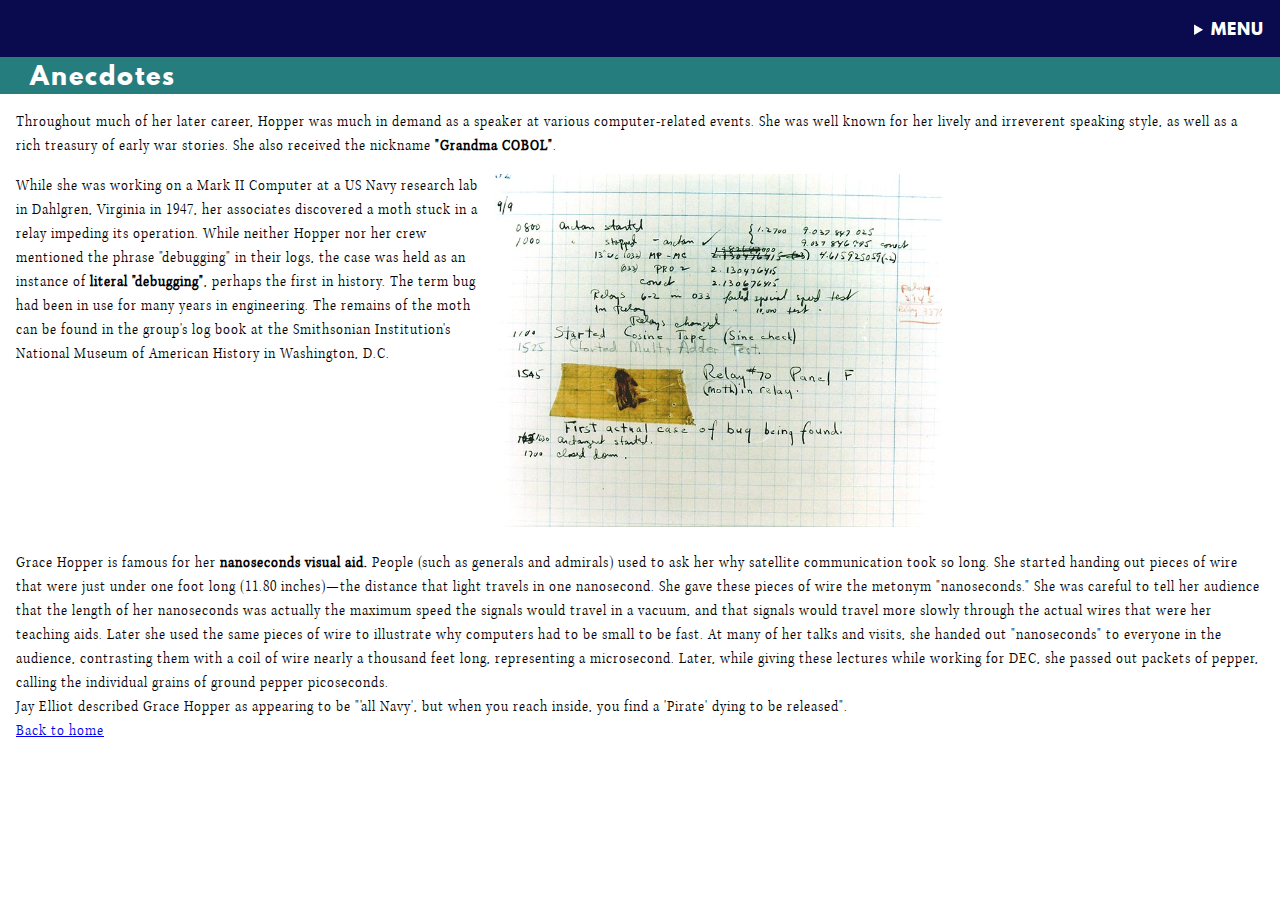
<file: anecdotes.html>
<!doctype html>
<html lang="en">
<head>
  <meta charset="utf-8">

  <link rel="stylesheet" href="css/screen.css">

  <meta name="viewport" content="width=device-width, initial-scale=1">
  <meta name="MobileOptimized" content="width">
  <meta name="HandheldFriendly" content="true">

  <title>Grace Hopper</title>
</head>

<body>

  <nav>
    <h3 class="visuallyhidden">Menu</h3>
    <details>
      <summary>Menu</summary>
      <ol>
        <li><a href="earlylife.html">Early Life</a></li>
        <li><a href="career.html">Career</a></li>
        <li><a href="anecdotes.html">Anecdotes</a></li>
        <li><a href="death-retirement.html">Death & Retirement </a></li>
        <li><a href="awards.html">Awards</a></li>
        <li><a href="recognition.html">Recognition</a></li>
        <li><a href="death-retirement.html">Obituary Notices</a></li>
        <li><a href="index.html">See also</a></li>
      </ol>
    </details>
  </nav>

  <section id="anecdotes">
    <h2>Anecdotes</h2>
    <div class="text">
      Throughout much of her later career, Hopper was much in demand as a speaker at various computer-related events. She was well known for her lively and irreverent speaking style, as well as a rich treasury of early war stories. She also received the nickname <b>"Grandma COBOL"</b>. <br>

      <div class="stacked">
        <ul class="cols">
      <li class="col" id="debugging-text"> While she was working on a Mark II Computer at a US Navy research lab in Dahlgren, Virginia in 1947, her associates discovered a moth stuck in a relay impeding its operation. While neither Hopper nor her crew mentioned the phrase "debugging" in their logs, the case was held as an instance of <b>literal "debugging"</b>, perhaps the first in history. The term bug had been in use for many years in engineering. The remains of the moth can be found in the group's log book at the Smithsonian Institution's National Museum of American History in Washington, D.C.<br></li>

      <li class="col" id="debugging-pic"><img src="img/debugging.jpg" alt="Hopper's Actual Bug"></li>
    </ul>
  </div>

      Grace Hopper is famous for her <b>nanoseconds visual aid.</b> People (such as generals and admirals) used to ask her why satellite communication took so long. She started handing out pieces of wire that were just under one foot long (11.80 inches)—the distance that light travels in one nanosecond. She gave these pieces of wire the metonym "nanoseconds." She was careful to tell her audience that the length of her nanoseconds was actually the maximum speed the signals would travel in a vacuum, and that signals would travel more slowly through the actual wires that were her teaching aids. Later she used the same pieces of wire to illustrate why computers had to be small to be fast. At many of her talks and visits, she handed out "nanoseconds" to everyone in the audience, contrasting them with a coil of wire nearly a thousand feet long, representing a microsecond. Later, while giving these lectures while working for DEC, she passed out packets of pepper, calling the individual grains of ground pepper picoseconds.<br>

      Jay Elliot described Grace Hopper as appearing to be "'all Navy', but when you reach inside, you find a 'Pirate' dying to be released". <br>
      <a href="index.html">Back to home</a>
    </div>
  </section>

</body>
</file>
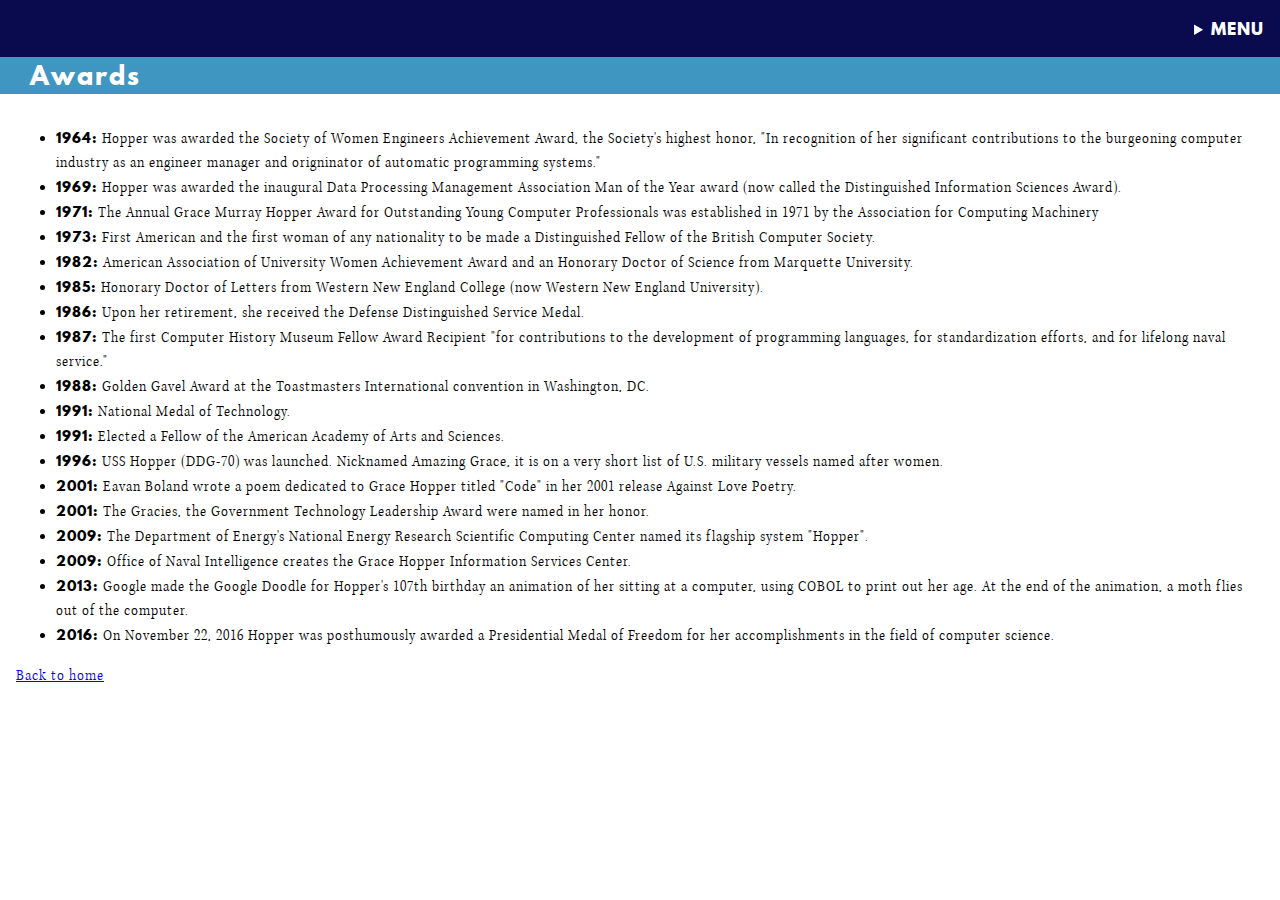
<file: awards.html>
<!doctype html>
<html lang="en">
<head>
  <meta charset="utf-8">

  <link rel="stylesheet" href="css/screen.css">

  <meta name="viewport" content="width=device-width, initial-scale=1">
  <meta name="MobileOptimized" content="width">
  <meta name="HandheldFriendly" content="true">

  <title>Grace Hopper</title>
</head>

<body>

  <nav>
    <h3 class="visuallyhidden">Menu</h3>
    <details>
      <summary>Menu</summary>
      <ol>
        <li><a href="earlylife.html">Early Life</a></li>
        <li><a href="career.html">Career</a></li>
        <li><a href="anecdotes.html">Anecdotes</a></li>
        <li><a href="death-retirement.html">Death & Retirement </a></li>
        <li><a href="awards.html">Awards</a></li>
        <li><a href="recognition.html">Recognition</a></li>
        <li><a href="death-retirement.html">Obituary Notices</a></li>
        <li><a href="index.html">See also</a></li>
      </ol>
    </details>
  </nav>
  
  
<section id="awards">
  <h2>Awards</h2>
  <div class="text">
    <ul>
      <li><b>1964:</b> Hopper was awarded the Society of Women Engineers Achievement Award, the Society's highest honor, "In recognition of her significant contributions to the burgeoning computer industry as an engineer manager and origninator of automatic programming systems."</li>
      <li><b>1969:</b> Hopper was awarded the inaugural Data Processing Management Association Man of the Year award (now called the Distinguished Information Sciences Award). </li>
      <li><b>1971:</b> The Annual Grace Murray Hopper Award for Outstanding Young Computer Professionals was established in 1971 by the Association for Computing Machinery</li>
      <li><b>1973:</b> First American and the first woman of any nationality to be made a Distinguished Fellow of the British Computer Society.</li>
      <li><b>1982:</b> American Association of University Women Achievement Award and an Honorary Doctor of Science from Marquette University. </li>
      <li><b>1985:</b> Honorary Doctor of Letters from Western New England College (now Western New England University).</li>
      <li><b>1986:</b> Upon her retirement, she received the Defense Distinguished Service Medal. </li>
      <li><b>1987:</b> The first Computer History Museum Fellow Award Recipient "for contributions to the development of programming languages, for standardization efforts, and for lifelong naval service."</li>
      <li><b>1988:</b> Golden Gavel Award at the Toastmasters International convention in Washington, DC.</li>
      <li><b>1991:</b> National Medal of Technology. </li>
      <li><b>1991:</b> Elected a Fellow of the American Academy of Arts and Sciences. </li>
      <li><b>1996:</b> USS Hopper (DDG-70) was launched. Nicknamed Amazing Grace, it is on a very short list of U.S. military vessels named after women.</li>
      <li><b>2001:</b> Eavan Boland wrote a poem dedicated to Grace Hopper titled "Code" in her 2001 release Against Love Poetry. </li>
      <li><b>2001:</b> The Gracies, the Government Technology Leadership Award were named in her honor.</li>
      <li><b>2009:</b> The Department of Energy's National Energy Research Scientific Computing Center named its flagship system "Hopper".</li>
      <li><b>2009:</b> Office of Naval Intelligence creates the Grace Hopper Information Services Center.</li>
      <li><b>2013:</b> Google made the Google Doodle for Hopper's 107th birthday an animation of her sitting at a computer, using COBOL to print out her age. At the end of the animation, a moth flies out of the computer.</li>
      <li><b>2016:</b> On November 22, 2016 Hopper was posthumously awarded a Presidential Medal of Freedom for her accomplishments in the field of computer science.</li>
    </ul>
    <a href=index.html>Back to home</a>
  </div>
</section>

</body>
</file>
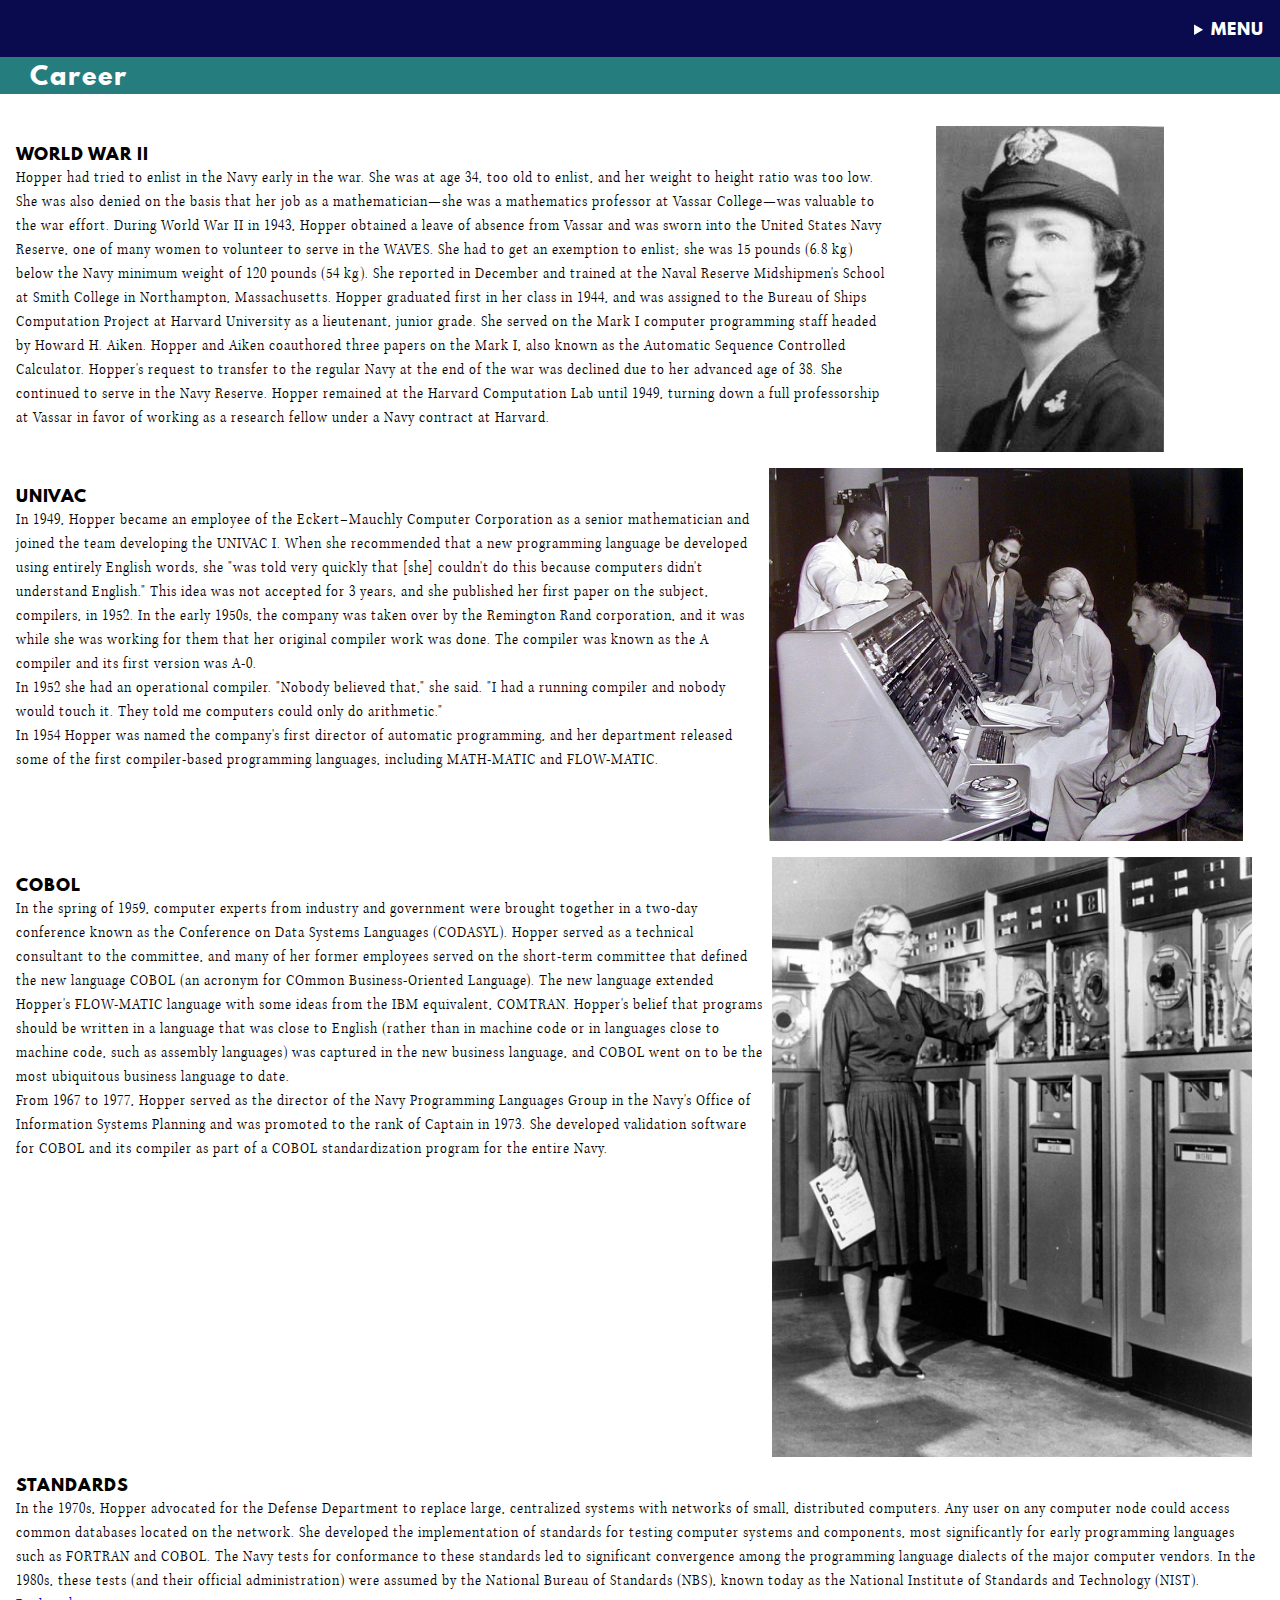
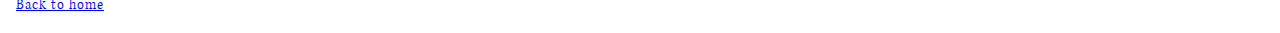
<file: career.html>
<!doctype html>
<html lang="en">
<head>
  <meta charset="utf-8">

  <link rel="stylesheet" href="css/screen.css">

  <meta name="viewport" content="width=device-width, initial-scale=1">
  <meta name="MobileOptimized" content="width">
  <meta name="HandheldFriendly" content="true">

  <title>Grace Hopper</title>
</head>

<body>

  <nav>
    <h3 class="visuallyhidden">Menu</h3>
    <details>
      <summary>Menu</summary>
      <ol>
        <li><a href="earlylife.html">Early Life</a></li>
        <li><a href="career.html">Career</a></li>
        <li><a href="anecdotes.html">Anecdotes</a></li>
        <li><a href="death-retirement.html">Death & Retirement </a></li>
        <li><a href="awards.html">Awards</a></li>
        <li><a href="recognition.html">Recognition</a></li>
        <li><a href="death-retirement.html">Obituary Notices</a></li>
        <li><a href="index.html">See also</a></li>
      </ol>
    </details>
  </nav>

    <section id="career">
      <h2>Career</h2>
      <div class="text">
        <h2 class="visuallyhidden">Careers</h2>
      <div class="stacked">
        <ul class="cols">
          <li class="col" id="ww1-text">
              <h4>World War II</h4>
              Hopper had tried to enlist in the Navy early in the war. She was at age 34, too old to enlist, and her weight to height ratio was too low. She was also denied on the basis that her job as a mathematician—​​she was a mathematics professor at Vassar College—​​was valuable to the war effort. During World War II in 1943, Hopper obtained a leave of absence from Vassar and was sworn into the United States Navy Reserve, one of many women to volunteer to serve in the WAVES. She had to get an exemption to enlist; she was 15 pounds (6.8 kg) below the Navy minimum weight of 120 pounds (54 kg). She reported in December and trained at the Naval Reserve Midshipmen's School at Smith College in Northampton, Massachusetts. Hopper graduated first in her class in 1944, and was assigned to the Bureau of Ships Computation Project at Harvard University as a lieutenant, junior grade. She served on the Mark I computer programming staff headed by Howard H. Aiken. Hopper and Aiken coauthored three papers on the Mark I, also known as the Automatic Sequence Controlled Calculator. Hopper's request to transfer to the regular Navy at the end of the war was declined due to her advanced age of 38. She continued to serve in the Navy Reserve. Hopper remained at the Harvard Computation Lab until 1949, turning down a full professorship at Vassar in favor of working as a research fellow under a Navy contract at Harvard. <br> </li>

              <li class="col" id="ww1-pic"><img src="img/ww2-grace.jpg" alt="Hopper in WWII uniform"></li>
            </ul>

            <ul class="cols">
              <li class="col" id="univac-text"><h4>UNIVAC</h4>
                In 1949, Hopper became an employee of the Eckert–Mauchly Computer Corporation as a senior mathematician and joined the team developing the UNIVAC I. When she recommended that a new programming language be developed using entirely English words, she "was told very quickly that [she] couldn't do this because computers didn't understand English." This idea was not accepted for 3 years, and she published her first paper on the subject, compilers, in 1952. In the early 1950s, the company was taken over by the Remington Rand corporation, and it was while she was working for them that her original compiler work was done. The compiler was known as the A compiler and its first version was A-0.<br>

                In 1952 she had an operational compiler. "Nobody believed that," she said. "I had a running compiler and nobody would touch it. They told me computers could only do arithmetic."<br>

                In 1954 Hopper was named the company's first director of automatic programming, and her department released some of the first compiler-based programming languages, including MATH-MATIC and FLOW-MATIC.<br> </li>

                <li class="col" id="univac"><img src="img/univac.jpg" alt="Hopper with UNIVAC" id="univac-pic"> </li>
              </ul>

              <ul class="cols">
                <li class="col" id="cobol-text">
                  <h4>COBOL</h4>
                    In the spring of 1959, computer experts from industry and government were brought together in a two-day conference known as the Conference on Data Systems Languages (CODASYL). Hopper served as a technical consultant to the committee, and many of her former employees served on the short-term committee that defined the new language COBOL (an acronym for COmmon Business-Oriented Language). The new language extended Hopper's FLOW-MATIC language with some ideas from the IBM equivalent, COMTRAN. Hopper's belief that programs should be written in a language that was close to English (rather than in machine code or in languages close to machine code, such as assembly languages) was captured in the new business language, and COBOL went on to be the most ubiquitous business language to date.<br>

                    From 1967 to 1977, Hopper served as the director of the Navy Programming Languages Group in the Navy's Office of Information Systems Planning and was promoted to the rank of Captain in 1973. She developed validation software for COBOL and its compiler as part of a COBOL standardization program for the entire Navy.<br>
                </li>

                <li class="col" id="cobol-pic"><img src="img/cobol.jpg" alt="Hopper with COBOL" id="cobol">
                </li>
            </ul>
        </div>
              <h4>Standards</h4>
              In the 1970s, Hopper advocated for the Defense Department to replace large, centralized systems with networks of small, distributed computers. Any user on any computer node could access common databases located on the network. She developed the implementation of standards for testing computer systems and components, most significantly for early programming languages such as FORTRAN and COBOL. The Navy tests for conformance to these standards led to significant convergence among the programming language dialects of the major computer vendors. In the 1980s, these tests (and their official administration) were assumed by the National Bureau of Standards (NBS), known today as the National Institute of Standards and Technology (NIST).<br>
              <a href="index.html">Back to home</a>
          </div>
        </section>
        </body>
</file>
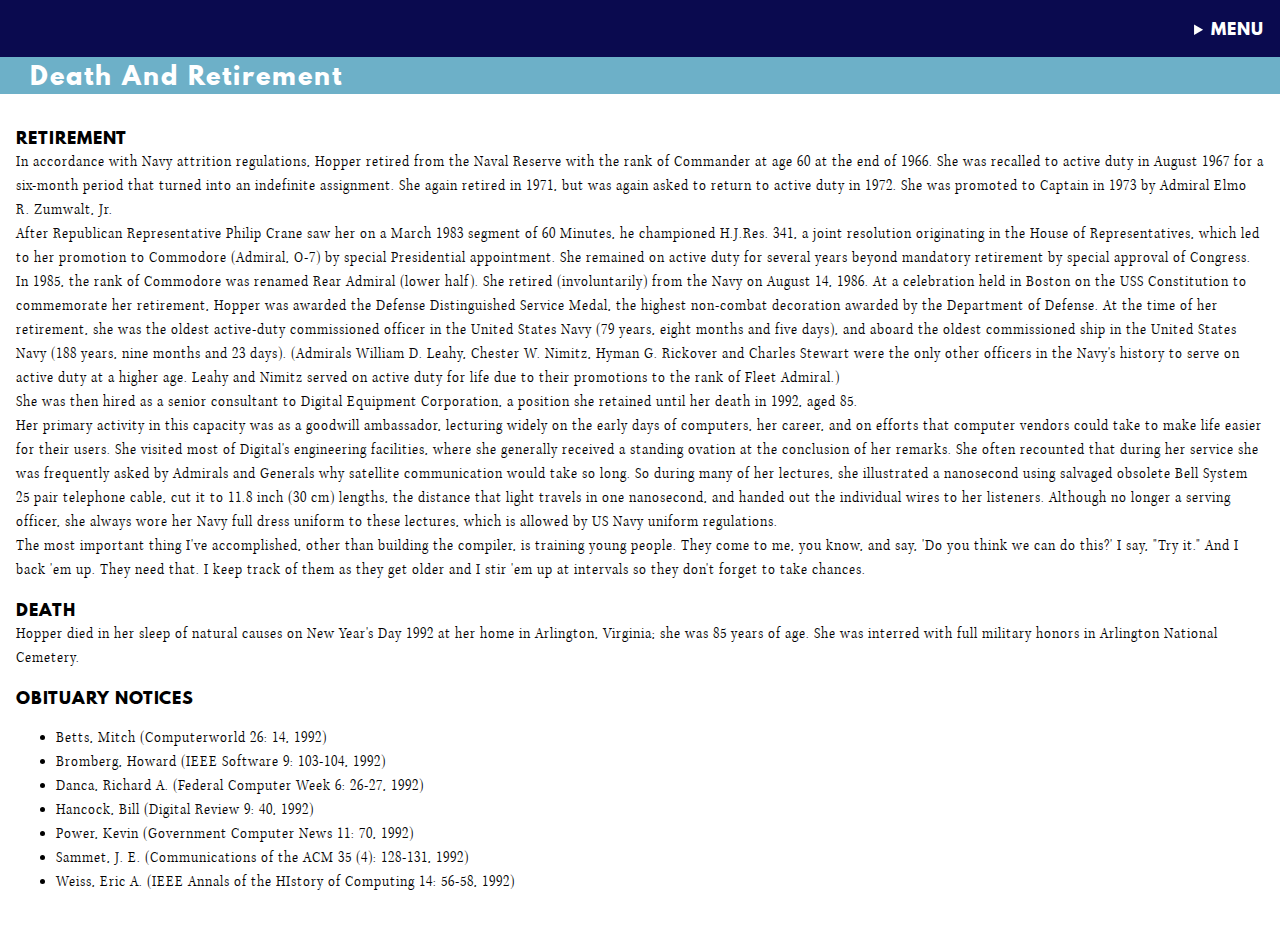
<file: death-retirement.html>
<!doctype html>
<html lang="en">
<head>
  <meta charset="utf-8">

  <link rel="stylesheet" href="css/screen.css">

  <meta name="viewport" content="width=device-width, initial-scale=1">
  <meta name="MobileOptimized" content="width">
  <meta name="HandheldFriendly" content="true">

  <title>Grace Hopper</title>
</head>

<body>
  
  <nav>
    <h3 class="visuallyhidden">Menu</h3>
    <details>
      <summary>Menu</summary>
      <ol>
        <li><a href="earlylife.html">Early Life</a></li>
        <li><a href="career.html">Career</a></li>
        <li><a href="anecdotes.html">Anecdotes</a></li>
        <li><a href="death-retirement.html">Death & Retirement </a></li>
        <li><a href="awards.html">Awards</a></li>
        <li><a href="recognition.html">Recognition</a></li>
        <li><a href="death-retirement.html">Obituary Notices</a></li>
        <li><a href="index.html">See also</a></li>
      </ol>
    </details>
  </nav>

  <section id="death-retirement">
    <h2>Death and Retirement</h2>

    <div class="text">
      <section id="retirement">
        <h4>Retirement</h4>
        In accordance with Navy attrition regulations, Hopper retired from the Naval Reserve with the rank of Commander at age 60 at the end of 1966. She was recalled to active duty in August 1967 for a six-month period that turned into an indefinite assignment. She again retired in 1971, but was again asked to return to active duty in 1972. She was promoted to Captain in 1973 by Admiral Elmo R. Zumwalt, Jr. <br>

        After Republican Representative Philip Crane saw her on a March 1983 segment of 60 Minutes, he championed H.J.Res. 341, a joint resolution originating in the House of Representatives, which led to her promotion to Commodore (Admiral, O-7) by special Presidential appointment. She remained on active duty for several years beyond mandatory retirement by special approval of Congress. In 1985, the rank of Commodore was renamed Rear Admiral (lower half). She retired (involuntarily) from the Navy on August 14, 1986. At a celebration held in Boston on the USS Constitution to commemorate her retirement, Hopper was awarded the Defense Distinguished Service Medal, the highest non-combat decoration awarded by the Department of Defense. At the time of her retirement, she was the oldest active-duty commissioned officer in the United States Navy (79 years, eight months and five days), and aboard the oldest commissioned ship in the United States Navy (188 years, nine months and 23 days). (Admirals William D. Leahy, Chester W. Nimitz, Hyman G. Rickover and Charles Stewart were the only other officers in the Navy's history to serve on active duty at a higher age. Leahy and Nimitz served on active duty for life due to their promotions to the rank of Fleet Admiral.) <br>

        She was then hired as a senior consultant to Digital Equipment Corporation, a position she retained until her death in 1992, aged 85. <br>

        Her primary activity in this capacity was as a goodwill ambassador, lecturing widely on the early days of computers, her career, and on efforts that computer vendors could take to make life easier for their users. She visited most of Digital's engineering facilities, where she generally received a standing ovation at the conclusion of her remarks. She often recounted that during her service she was frequently asked by Admirals and Generals why satellite communication would take so long. So during many of her lectures, she illustrated a nanosecond using salvaged obsolete Bell System 25 pair telephone cable, cut it to 11.8 inch (30 cm) lengths, the distance that light travels in one nanosecond, and handed out the individual wires to her listeners. Although no longer a serving officer, she always wore her Navy full dress uniform to these lectures, which is allowed by US Navy uniform regulations. <br>

        The most important thing I've accomplished, other than building the compiler, is training young people. They come to me, you know, and say, 'Do you think we can do this?' I say, "Try it." And I back 'em up. They need that. I keep track of them as they get older and I stir 'em up at intervals so they don't forget to take chances. <br>
      </section>

      <section id="death">
        <h4>Death</h4>
        Hopper died in her sleep of natural causes on New Year's Day 1992 at her home in Arlington, Virginia; she was 85 years of age. She was interred with full military honors in Arlington National Cemetery. <br>
      </section>

      <section id="obituary">
        <h4>Obituary notices</h4>
        <ul>
          <li>Betts, Mitch (Computerworld 26: 14, 1992)</li>
          <li>Bromberg, Howard (IEEE Software 9: 103-104, 1992)</li>
          <li>Danca, Richard A. (Federal Computer Week 6: 26-27, 1992)</li>
          <li>Hancock, Bill (Digital Review 9: 40, 1992)</li>
          <li>Power, Kevin (Government Computer News 11: 70, 1992)</li>
          <li>Sammet, J. E. (Communications of the ACM 35 (4): 128-131, 1992)</li>
          <li>Weiss, Eric A. (IEEE Annals of the HIstory of Computing 14: 56-58, 1992)</li>
        </ul>
      </section>
    </div>
  </section>
</body>
</file>
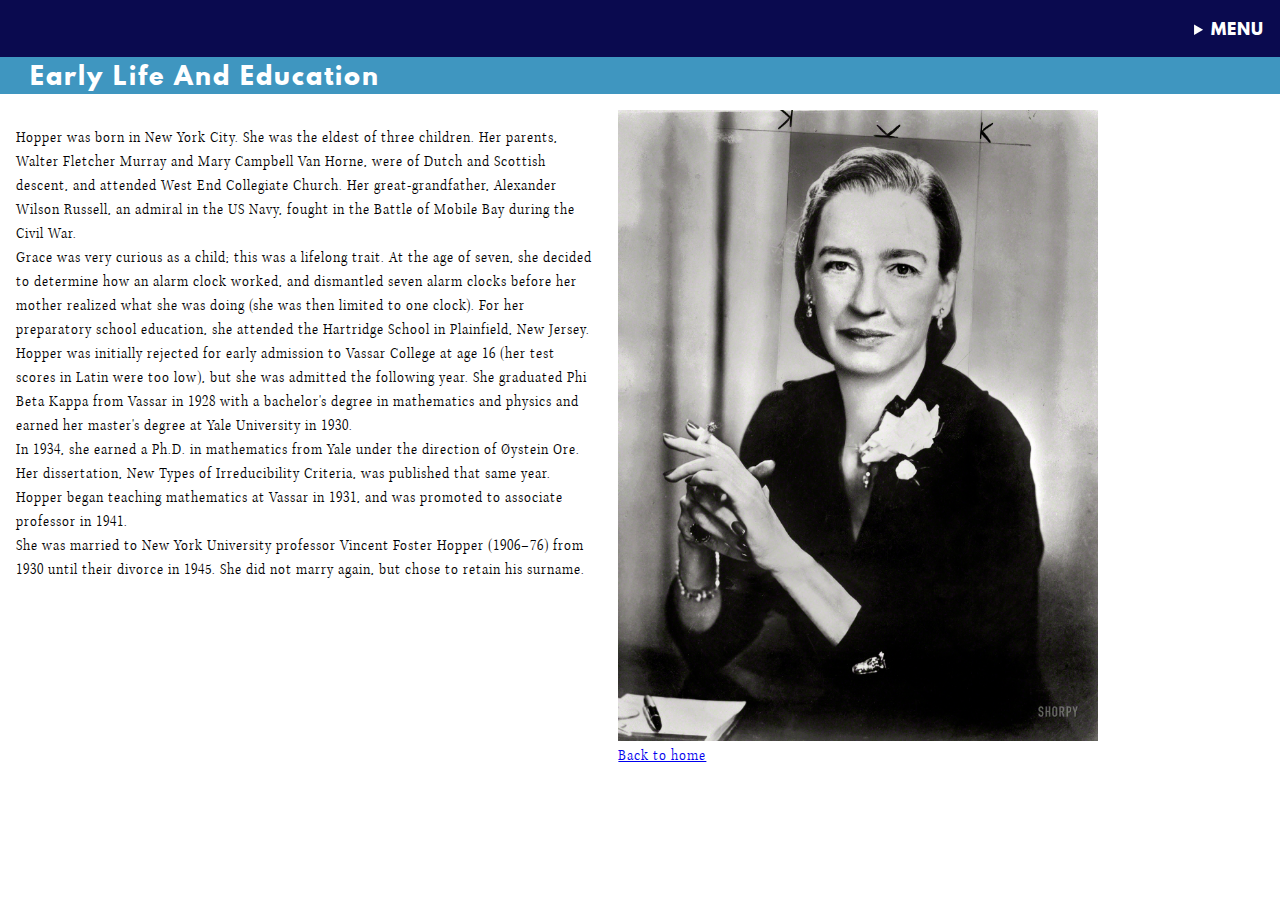
<file: earlylife.html>
<!doctype html>
<html lang="en">
<head>
  <meta charset="utf-8">

  <link rel="stylesheet" href="css/screen.css">

  <meta name="viewport" content="width=device-width, initial-scale=1">
  <meta name="MobileOptimized" content="width">
  <meta name="HandheldFriendly" content="true">

  <title>Grace Hopper</title>
</head>

<body>

<!--begin navigation-->
  <nav>
    <h3 class="visuallyhidden">Menu</h3>
    <details>
      <summary>Menu</summary>
      <ol>
        <li><a href="earlylife.html">Early Life</a></li>
        <li><a href="career.html">Career</a></li>
        <li><a href="anecdotes.html">Anecdotes</a></li>
        <li><a href="death-retirement.html">Death & Retirement </a></li>
        <li><a href="awards.html">Awards</a></li>
        <li><a href="recognition.html">Recognition</a></li>
        <li><a href="death-retirement.html">Obituary Notices</a></li>
        <li><a href="index.html">See also</a></li>
      </ol>
    </details>
  </nav>

  <section id="earlylife">
    <h2>Early life and education</h2>
      <div class="stacked">
        <ul class="cols">
          <li class="col">
            <div class="text">
                  Hopper was born in New York City. She was the eldest of three children. Her parents, Walter Fletcher Murray and Mary Campbell Van Horne, were of Dutch and Scottish descent, and attended West End Collegiate Church. Her great-grandfather, Alexander Wilson Russell, an admiral in the US Navy, fought in the Battle of Mobile Bay during the Civil War. <br>

                  Grace was very curious as a child; this was a lifelong trait. At the age of seven, she decided to determine how an alarm clock worked, and dismantled seven alarm clocks before her mother realized what she was doing (she was then limited to one clock). For her preparatory school education, she attended the Hartridge School in Plainfield, New Jersey. Hopper was initially rejected for early admission to Vassar College at age 16 (her test scores in Latin were too low), but she was admitted the following year. She graduated Phi Beta Kappa from Vassar in 1928 with a bachelor's degree in mathematics and physics and earned her master's degree at Yale University in 1930. <br>

                  In 1934, she earned a Ph.D. in mathematics from Yale under the direction of Øystein Ore. Her dissertation, New Types of Irreducibility Criteria, was published that same year. Hopper began teaching mathematics at Vassar in 1931, and was promoted to associate professor in 1941. <br>

                  She was married to New York University professor Vincent Foster Hopper (1906–76) from 1930 until their divorce in 1945. She did not marry again, but chose to retain his surname. <br> 
            </div>
           </li>

          <li class="col"><img alt="Young Grace Hopper" src="img/young.jpg"> <br>
          <a href="index.html">Back to home</a>
        </li>
        </ul>
      </div>
    </section>
</body>
</file>
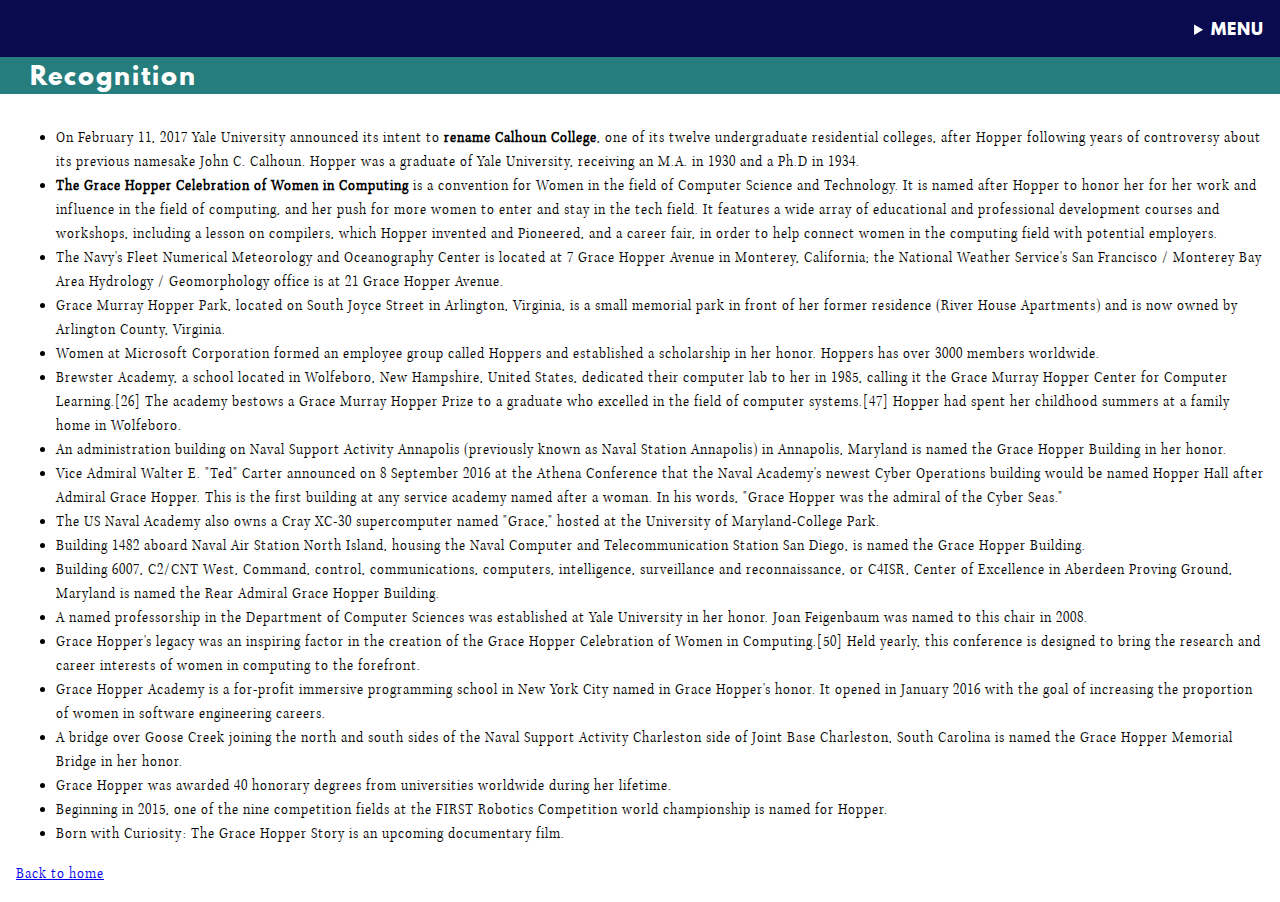
<file: recognition.html>
<!doctype html>
<html lang="en">
<head>
  <meta charset="utf-8">

  <link rel="stylesheet" href="css/screen.css">

  <meta name="viewport" content="width=device-width, initial-scale=1">
  <meta name="MobileOptimized" content="width">
  <meta name="HandheldFriendly" content="true">

  <title>Grace Hopper</title>
</head>

<body>

  <nav>
    <h3 class="visuallyhidden">Menu</h3>
    <details>
      <summary>Menu</summary>
      <ol>
        <li><a href="earlylife.html">Early Life</a></li>
        <li><a href="career.html">Career</a></li>
        <li><a href="anecdotes.html">Anecdotes</a></li>
        <li><a href="death-retirement.html">Death & Retirement </a></li>
        <li><a href="awards.html">Awards</a></li>
        <li><a href="recognition.html">Recognition</a></li>
        <li><a href="death-retirement.html">Obituary Notices</a></li>
        <li><a href="index.html">See also</a></li>
      </ol>
    </details>
  </nav>

  <section id="recognition">
    <h2>Recognition</h2>
    <section class="text">
      <h2 class="visuallyhidden">Recognition</h2>
      <ul>
        <li> On February 11, 2017 Yale University       announced its intent to <b>rename Calhoun College</b>, one of its twelve undergraduate residential colleges, after Hopper following years of controversy about its previous namesake John C. Calhoun. Hopper was a graduate of Yale University, receiving an M.A. in 1930 and a Ph.D in 1934.</li>
        <li><b>The Grace Hopper Celebration of Women in Computing</b> is a convention for Women in the field of Computer Science and Technology. It is named after Hopper to honor her for her work and influence in the field of computing, and her push for more women to enter and stay in the tech field. It features a wide array of educational and professional development courses and workshops, including a lesson on compilers, which Hopper invented and Pioneered, and a career fair, in order to help connect women in the computing field with potential employers.</li>
        <li>The Navy's Fleet Numerical Meteorology and Oceanography Center is located at 7 Grace Hopper Avenue in Monterey, California; the National Weather Service's San Francisco / Monterey Bay Area Hydrology / Geomorphology office is at 21 Grace Hopper Avenue.</li>
        <li>Grace Murray Hopper Park, located on South Joyce Street in Arlington, Virginia, is a small memorial park in front of her former residence (River House Apartments) and is now owned by Arlington County, Virginia.</li>
        <li>Women at Microsoft Corporation formed an employee group called Hoppers and established a scholarship in her honor. Hoppers has over 3000 members worldwide.</li>
        <li>Brewster Academy, a school located in Wolfeboro, New Hampshire, United States, dedicated their computer lab to her in 1985, calling it the Grace Murray Hopper Center for Computer Learning.[26] The academy bestows a Grace Murray Hopper Prize to a graduate who excelled in the field of computer systems.[47] Hopper had spent her childhood summers at a family home in Wolfeboro.</li>
        <li>An administration building on Naval Support Activity Annapolis (previously known as Naval Station Annapolis) in Annapolis, Maryland is named the Grace Hopper Building in her honor.</li>
        <li>Vice Admiral Walter E. "Ted" Carter announced on 8 September 2016 at the Athena Conference that the Naval Academy's newest Cyber Operations building would be named Hopper Hall after Admiral Grace Hopper. This is the first building at any service academy named after a woman. In his words, "Grace Hopper was the admiral of the Cyber Seas."</li>
        <li>The US Naval Academy also owns a Cray XC-30 supercomputer named "Grace," hosted at the University of Maryland-College Park.</li>
        <li>Building 1482 aboard Naval Air Station North Island, housing the Naval Computer and Telecommunication Station San Diego, is named the Grace Hopper Building.</li>
        <li>Building 6007, C2/CNT West, Command, control, communications, computers, intelligence, surveillance and reconnaissance, or C4ISR, Center of Excellence in Aberdeen Proving Ground, Maryland is named the Rear Admiral Grace Hopper Building.</li>
        <li>A named professorship in the Department of Computer Sciences was established at Yale University in her honor. Joan Feigenbaum was named to this chair in 2008.</li>
        <li>Grace Hopper's legacy was an inspiring factor in the creation of the Grace Hopper Celebration of Women in Computing.[50] Held yearly, this conference is designed to bring the research and career interests of women in computing to the forefront.</li>
        <li>Grace Hopper Academy is a for-profit immersive programming school in New York City named in Grace Hopper's honor. It opened in January 2016 with the goal of increasing the proportion of women in software engineering careers.</li>
        <li>A bridge over Goose Creek joining the north and south sides of the Naval Support Activity Charleston side of Joint Base Charleston, South Carolina is named the Grace Hopper Memorial Bridge in her honor.</li>
        <li>Grace Hopper was awarded 40 honorary degrees from universities worldwide during her lifetime.</li>
        <li>Beginning in 2015, one of the nine competition fields at the FIRST Robotics Competition world championship is named for Hopper.</li>
        <li>Born with Curiosity: The Grace Hopper Story is an upcoming documentary film.</li>
      </ul>
      <a href="index.html">Back to home</a>
    </section>
  </section>

</body>
</file>
<file: css/screen.css>
/*Web downloaded fonts*/
@font-face {
  font-family: "Spartan";
  src: url("../fonts/spartan-webfont.woff2") format("woff2"),
  url("../fonts/spartan-webfont.woff") format("woff");
  font-weight: normal;
  font-style: normal;
}

@font-face {
  font-family: "Kepler";
  src: url("../fonts/kepler-webfont.woff2") format("woff2"),
  url("../fonts/kepler-webfont.woff") format("woff");
  font-weight: normal;
  font-style: normal;
}

html {
  font: 100%;
}


/*begin document styling*/
body {
  margin: auto; /*centers text within browser*/
  color: #000; /*white*/
  font-family: "Kepler", serif;
  letter-spacing: 1px;
}

/*hides navigation title*/
.visuallyhidden {
  position: absolute;
  overflow: hidden;
  clip: rect(0, 0, 0, 0);
  height: 1px; width: 1px;
  margin: -1px; padding: 0; border: 0;
}

/*adjusting navigation styling*/
nav details {
  padding: 1em 1em 1em 1em;
  text-align: right;
  background-color: rgba(10, 10, 79, 1); /*navy*/
  color: #fff; /*white*/
  font-family: "Spartan", sans-serif;
  text-transform: uppercase;
  font-size: 12pt; /*smaller than automatic*/
}

/*adjusting link presentation in navigation*/
nav a {
  color: #fff; /*white text*/
  font-family: "Kepler", Georgia, serif;
  font-size: 10pt; /*smaller than normal and the rest of the text*/
  text-transform: capitalize;
}

nav details ol {
  overflow: hidden;
}

nav details li{
  list-style: none; /*takes out bullets*/
  text-align: right;
}

/*Handles block with name and quote*/
.header {
  width: 100%; /*stretches color entire width of browser*/
  height: 5em;
  z-index: 2;
  padding: 1em 0 0 0; /*moves it in terms of other elements*/
  background: rgba(0, 102, 102, .85); /*teal*/
  display: block;
  text-align: center;
  color: #fff; /*white*/
  line-height: normal;
}

/*title of page*/
h1 {
  font-family: "Spartan", serif;
  text-transform: uppercase;
  letter-spacing: 3px;
  margin: 0 auto 0 auto;
}

/*description*/
.subtitle {
  width: 100%; /*background color spans width of browser*/
  display: block;
  text-align: center;
  font-family: "Spartan";
  background: rgba(83, 162, 190, .85); /*light blue*/
  height: 4.3em;
  z-index: 1;
  font-size: 10pt;
  margin: -1.2em 0 0 0;
  color: #fff;
  text-transform: uppercase;
  letter-spacing: 2px;
  margin: 0 auto 0 auto;
  padding: 1em 0 0 0;
  line-height: normal;
}

h3 {
  font-family: "Spartan", serif;
}

#basic-info {
  background: rgba(29, 132, 181, .85);
  color: #fff;
  line-height: 1.8em;
  margin: 0 0 0 0;
  padding: 1.5em 1em 1em 2em;
}

#basic-info b {
  font-family: "Spartan", serif;
  text-transform: uppercase;
  font-weight: normal;
  font-size: 10pt;
}

#intro {
  background: rgba(0, 102, 102, .85);
  color: #fff;
  line-height: 1.8em;
  margin: -1em 0 0 0;
  padding: 1.5em 1em 1.5em 2em;
}

#intro b {
  font-family: "Spartan", serif;
  text-transform: uppercase;
  font-weight: normal;
  font-size: 10pt;
}

#seealso {
  background: rgba(83, 162, 190, .8);
  color: #fff;
  line-height: 1.8em;
  margin: 0 0 0 0;
  padding: 1.5em 1em 1.5em 2em;
}

#seealso h2 {
  font-family: "Spartan", serif;
  text-transform: uppercase;
  font-weight: normal;
  font-size: 10pt;
}

figure {
  margin-left: -2.5em;
  margin-right: -2.5em;
}

.headerpic {
  display: block;
  margin: -1.2em auto -1em auto;
  max-width: 90%;
}

.text {
  padding: 1em 1em 1em 1em;
  line-height: 1.5em;
}

br {
  line-height: 35px;
}

.subtitle br {
  line-height: 25px;
}

h2 {
  color: #fff;
  font-family: "Spartan", serif;
  letter-spacing: 2px;
  width: 100%;
  text-indent: 30px;
  text-transform: capitalize;
  margin: 0em 0 0 0;
}

#anecdotes h2 {
  background: rgba(0, 102, 102, .85);
}

#anecdotes img {
  width: 100%;
  max-width: 28em;
}
#earlylife {
  background: #fff;
}

#earlylife h2 {
  background: rgba(29, 132, 181, .85);
}

#earlylife img {
  max-width: 100%;
}

#career h2 {
  background: rgba(0, 102, 102, .85);
}

#career h4 {
  font-family: "Spartan", serif;
  text-transform: uppercase;
  margin: 1em 0 0 0;
}

#career img {
  margin: auto;
  display: block;
}

#career #univac-pic {
  width: 100%;
  max-width: 40em;
}

#career #cobol {
  width: 100%;
  max-width: 30em;
}

#death-retirement h2 {
  background: rgba(83, 162, 190, .85)
}

#death-retirement h4 {
  font-family: "Spartan", serif;
  text-transform: uppercase;
  margin: 1em 0 0 0;
}

#awards h2 {
  background: rgba(29, 132, 181, .85);
}

#awards b {
  font-family: "Spartan", serif;
  font-size: 10pt;
}

#recognition h2 {
  background: rgba(0, 102, 102, .85);
}

.stacked ul {
  list-style: none;
  padding-left: 0;
}


@media (min-width: 40em) {
  #earlylife .stacked .col, #career .stacked .col, #anecdotes .stacked .col {
    display: inline-block;
    vertical-align: top;
    background: #fff;
  }

  #earlylife .stacked .col {
    width: 48%;
  }

  #earlylife {
    background: #fff;
  }

  #earlylife a {
    text-align: right;
  }

  #earlylife img {
    max-width: 30em;
  }

  #career .stacked #ww1-text {
    width: 70%;
  }

  #career .stacked #ww1-pic {
    width: 25%;
  }

  #career .stacked #univac-text {
    width: 60%;
  }

  #career .stacked #univac-pic {
    width: 100%;
    max-width: 30em;
  }

  #career .stacked #univac {
    width: 38%;
  }

  #career .stacked #cobol-text {
    width: 60%;
  }

  #career .stacked #cobol-pic {
    width: 39%;
  }

  #anecdotes .stacked #debugging-text {
    width: 38%;
  }

  #anecdotes .stacked #debugging-pic {
    width: 60%;
    margin: auto;
  }

}


@media (min-width: 50em) {

  .stacked .col {
    display: inline-block;
    vertical-align: top;
    background: rgba(83, 162, 190, 1);
    width: 100%;
  }

  .stacked #index {
    background: rgba(29, 132, 181, 1)
  }

  #col1 {
    width: 39%;
  }

  #col2 {
    width: 60.5%;
    background: rgba(29, 132, 181, .85);
  }

  .subtitle {
    font-size: 8pt;
    max-width: 450pt;
  }

  #seealso {
    text-align: right;
  }

}

@media (min-width: 70em) {
  #basic-info {
    font-size: 14pt;
  }

  .header {
    font-size: 17pt;
  }
}
</file>
